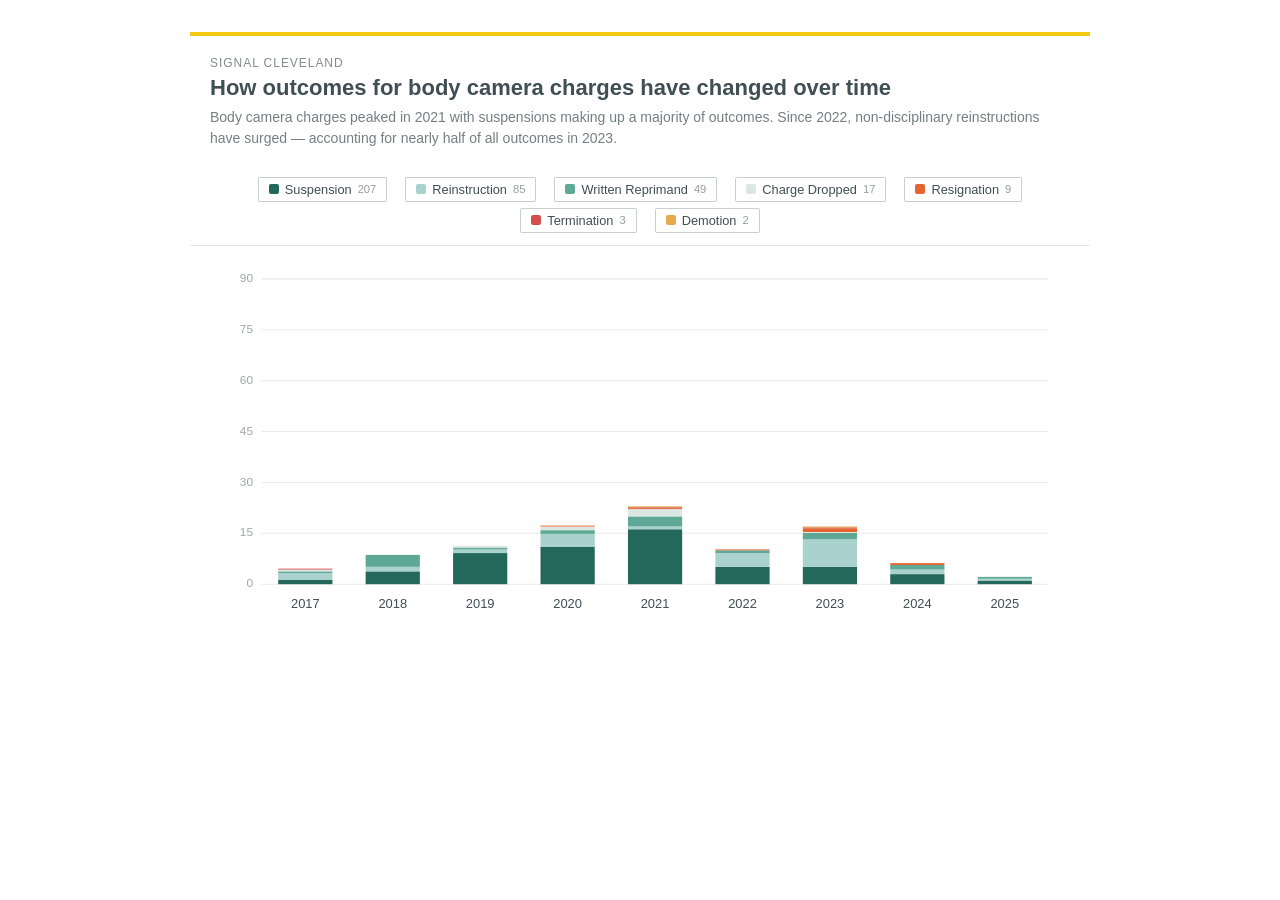
<file: index.html>
<!DOCTYPE html>
<html lang="en">
<head>
<meta charset="UTF-8">
<meta http-equiv="refresh" content="0; url=wcs_outcomes.html">
<title>WCS Charge Outcomes Over Time</title>
</head>
<body>
<p>Redirecting to <a href="wcs_outcomes.html">wcs_outcomes.html</a>…</p>
</body>
</html>
</file>
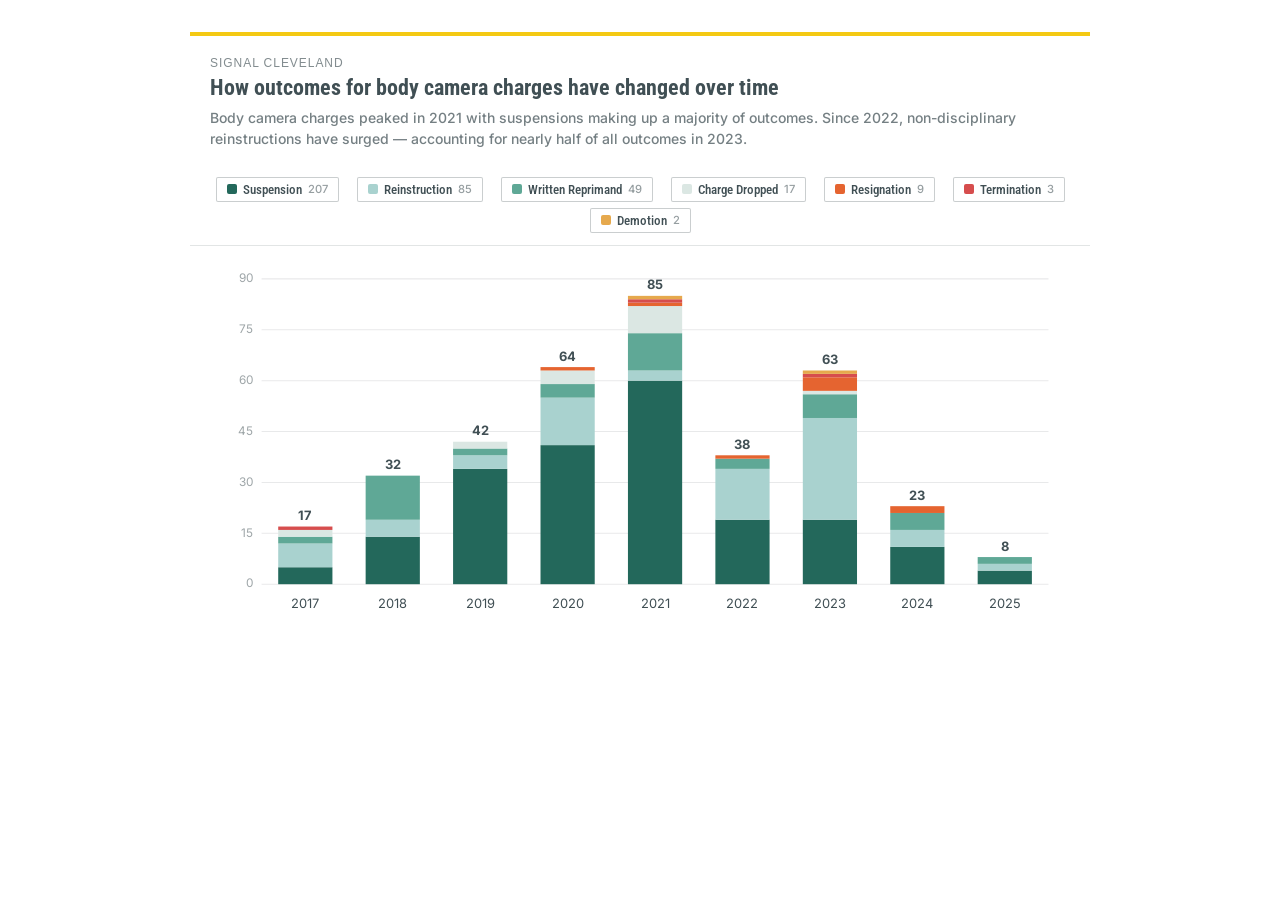
<file: wcs_outcomes.html>
<!DOCTYPE html>
<html lang="en">
<head>
  <meta charset="UTF-8" />
  <meta name="viewport" content="width=device-width, initial-scale=1.0" />
  <title>WCS Charge Outcomes Over Time</title>
  <link href="https://fonts.googleapis.com/css2?family=Roboto+Condensed:wght@400;500;600;700&family=Inter:wght@400;500;600&display=swap" rel="stylesheet" />
  <link rel="stylesheet" href="styles.css" />
</head>
<body>
  <div class="viz-container">
    <div class="viz-header">
      <div class="viz-kicker">Signal Cleveland</div>
      <div class="viz-heading">How outcomes for body camera charges have changed over time</div>
      <div class="viz-subheading">Body camera charges peaked in 2021 with suspensions making up a majority of outcomes. Since 2022, non-disciplinary reinstructions have surged — accounting for nearly half of all outcomes in 2023.</div>
    </div>
    <div class="legend" id="legend"></div>
    <div class="chart-area">
      <svg class="chart-svg" id="chart" viewBox="0 0 800 340" xmlns="http://www.w3.org/2000/svg"></svg>
    </div>
  </div>

  <!-- Tooltip lives outside the container so fixed positioning works cleanly -->
  <div class="bar-tooltip" id="tooltip"></div>

  <script>
    // Ordered largest-total-first (drawn at the base of the stack, smallest
    // on top) so the categories driving year-to-year variation are easiest to read.
    const CATEGORIES = [
      { key: "Suspension",       color: "#23685b" },
      { key: "Reinstruction",    color: "#a9d2cf" },
      { key: "Written Reprimand", color: "#5fa896" },
      { key: "Charge Dropped",   color: "#dbe7e3" },
      { key: "Resignation",      color: "#e56430" },
      { key: "Termination",      color: "#d64d4d" },
      { key: "Demotion",         color: "#e6a94d" },
    ];

    // Verbal Warning (1 case, 2023) folded into Reinstruction
    const DATA = [
      { year: 2017, "Termination": 1, "Resignation": 0, "Demotion": 0, "Suspension": 5,  "Written Reprimand": 2,  "Reinstruction": 7,  "Charge Dropped": 2 },
      { year: 2018, "Termination": 0, "Resignation": 0, "Demotion": 0, "Suspension": 14, "Written Reprimand": 13, "Reinstruction": 5,  "Charge Dropped": 0 },
      { year: 2019, "Termination": 0, "Resignation": 0, "Demotion": 0, "Suspension": 34, "Written Reprimand": 2,  "Reinstruction": 4,  "Charge Dropped": 2 },
      { year: 2020, "Termination": 0, "Resignation": 1, "Demotion": 0, "Suspension": 41, "Written Reprimand": 4,  "Reinstruction": 14, "Charge Dropped": 4 },
      { year: 2021, "Termination": 1, "Resignation": 1, "Demotion": 1, "Suspension": 60, "Written Reprimand": 11, "Reinstruction": 3,  "Charge Dropped": 8 },
      { year: 2022, "Termination": 0, "Resignation": 1, "Demotion": 0, "Suspension": 19, "Written Reprimand": 3,  "Reinstruction": 15, "Charge Dropped": 0 },
      { year: 2023, "Termination": 1, "Resignation": 4, "Demotion": 1, "Suspension": 19, "Written Reprimand": 7,  "Reinstruction": 30, "Charge Dropped": 1 },
      { year: 2024, "Termination": 0, "Resignation": 2, "Demotion": 0, "Suspension": 11, "Written Reprimand": 5,  "Reinstruction": 5,  "Charge Dropped": 0 },
      { year: 2025, "Termination": 0, "Resignation": 0, "Demotion": 0, "Suspension": 4,  "Written Reprimand": 2,  "Reinstruction": 2,  "Charge Dropped": 0 },
    ];

    const W = 800, H = 340;
    const m = { top: 12, right: 20, bottom: 44, left: 48 };
    const plotW = W - m.left - m.right;
    const plotH = H - m.top - m.bottom;
    const MAX_Y = 90;
    const Y_TICKS = [0, 15, 30, 45, 60, 75, 90];

    const ns = "http://www.w3.org/2000/svg";
    const svg = document.getElementById("chart");

    function svgEl(tag, attrs) {
      const e = document.createElementNS(ns, tag);
      if (attrs) Object.entries(attrs).forEach(([k, v]) => e.setAttribute(k, v));
      return e;
    }

    const n = DATA.length;
    const groupW = plotW / n;
    const barW = groupW * 0.62;

    function xCenter(i) { return m.left + i * groupW + groupW / 2; }
    function yPx(v)      { return m.top + plotH - (v / MAX_Y) * plotH; }

    // Gridlines + Y tick labels
    Y_TICKS.forEach(tick => {
      const y = yPx(tick);
      svg.appendChild(svgEl("line", {
        class: "gridline",
        x1: m.left, x2: m.left + plotW,
        y1: y, y2: y,
      }));
      const label = svgEl("text", {
        class: "ytick",
        x: m.left - 8, y,
        "text-anchor": "end",
        "dominant-baseline": "middle",
      });
      label.textContent = tick;
      svg.appendChild(label);
    });

    // Tooltip
    const tooltip = document.getElementById("tooltip");

    // Bars
    DATA.forEach((d, i) => {
      const cx = xCenter(i);
      const x = cx - barW / 2;
      const total = CATEGORIES.reduce((s, c) => s + (d[c.key] || 0), 0);

      let cumY = 0;
      CATEGORIES.forEach(({ key, color }) => {
        const val = d[key] || 0;
        if (val === 0) return;
        const barH = (val / MAX_Y) * plotH;
        const y = yPx(cumY + val);

        const rect = svgEl("rect", {
          class: "seg",
          x, y,
          width: barW,
          height: barH,
          fill: color,
        });
        rect.dataset.cat = key;
        rect.dataset.group = key;
        rect.dataset.finalY = y;
        rect.dataset.finalHeight = barH;

        rect.addEventListener("mouseenter", () => {
          tooltip.innerHTML =
            `<span class="tt-title">${d.year} — ${key}</span>` +
            `<span class="tt-total">Total that year: ${total}</span>` +
            `<div class="tt-row">` +
              `<span class="tt-bar-swatch" style="background:${color}"></span>` +
              `<span class="tt-label">${key}</span>` +
              `<span class="tt-count">${val} case${val !== 1 ? "s" : ""}</span>` +
            `</div>`;
          tooltip.classList.add("visible");
        });
        rect.addEventListener("mousemove", e => {
          tooltip.style.left = (e.clientX + 14) + "px";
          tooltip.style.top  = (e.clientY - 36) + "px";
        });
        rect.addEventListener("mouseleave", () => {
          tooltip.classList.remove("visible");
        });

        svg.appendChild(rect);
        cumY += val;
      });

      // Total label above the stack
      const totalLabel = svgEl("text", {
        class: "col-total",
        x: cx,
        y: yPx(cumY) - 6,
        "text-anchor": "middle",
      });
      totalLabel.textContent = total;
      svg.appendChild(totalLabel);

      // X axis year label
      const label = svgEl("text", {
        class: "axis-text",
        x: cx,
        y: yPx(0) + 13,
        "text-anchor": "middle",
        "dominant-baseline": "hanging",
      });
      label.textContent = d.year;
      svg.appendChild(label);
    });

    // Legend (clickable filter)
    const legendEl = document.getElementById("legend");
    let activeFilter = null;

    CATEGORIES.forEach(({ key, color }) => {
      const total = DATA.reduce((sum, d) => sum + (d[key] || 0), 0);
      const chip = document.createElement("div");
      chip.className = "legend-chip";
      chip.dataset.key = key;
      chip.style.setProperty("--chip-color", color);
      chip.innerHTML = `<span class="lg-dot" style="background:${color}"></span>${key}<span class="lg-count">${total}</span>`;
      chip.addEventListener("click", () => {
        activeFilter === key ? clearFilter() : setFilter(key);
      });
      legendEl.appendChild(chip);
    });

    function setFilter(key) {
      activeFilter = key;
      legendEl.querySelectorAll(".legend-chip").forEach(chip => {
        const isActive = chip.dataset.key === key;
        chip.classList.toggle("solo", isActive);
        chip.classList.toggle("muted", !isActive);
      });
      svg.querySelectorAll(".seg").forEach(r => {
        r.classList.toggle("dim", r.dataset.cat !== key);
      });
    }

    function clearFilter() {
      activeFilter = null;
      legendEl.querySelectorAll(".legend-chip").forEach(chip => {
        chip.classList.remove("solo", "muted");
      });
      svg.querySelectorAll(".seg").forEach(r => r.classList.remove("dim"));
    }

    // ── Bar entrance animation ──────────────────────────────────
    const STAGGER_ORDER  = CATEGORIES.map(c => c.key);
    const STAGGER_STEP   = 0;   // ms delay between each stacked layer starting
    const SEG_DURATION   = 700; // ms duration of each segment's own grow-in
    const TOTAL_DURATION = STAGGER_STEP * (STAGGER_ORDER.length - 1) + SEG_DURATION + 250;
    const ease = t => 1 - Math.pow(1 - t, 3);
    let animGen = 0;

    function hideBars() {
      const baseline = yPx(0);
      svg.querySelectorAll(".seg").forEach(rect => {
        rect.setAttribute("y", baseline);
        rect.setAttribute("height", 0);
      });
      svg.querySelectorAll(".col-total").forEach(l => l.setAttribute("opacity", "0"));
    }

    function animateBars() {
      const gen = ++animGen;
      const baseline = yPx(0);
      const start = performance.now();

      svg.querySelectorAll(".seg").forEach(rect => {
        const finalY = parseFloat(rect.dataset.finalY);
        const finalH = parseFloat(rect.dataset.finalHeight);
        const delay  = STAGGER_ORDER.indexOf(rect.dataset.group) * STAGGER_STEP;
        rect.setAttribute("y", baseline);
        rect.setAttribute("height", 0);
        function frame(now) {
          if (gen !== animGen) return;
          const elapsed = now - start - delay;
          if (elapsed < 0) { requestAnimationFrame(frame); return; }
          const t = Math.min(elapsed / SEG_DURATION, 1);
          const e = ease(t);
          rect.setAttribute("height", Math.max(finalH * e, 0));
          rect.setAttribute("y", baseline + (finalY - baseline) * e);
          if (t < 1) requestAnimationFrame(frame);
        }
        requestAnimationFrame(frame);
      });

      const totals = Array.from(svg.querySelectorAll(".col-total"));
      totals.forEach(l => l.setAttribute("opacity", "0"));
      const labelStart = 0.75;
      function labelFrame(now) {
        if (gen !== animGen) return;
        const t = Math.min((now - start) / TOTAL_DURATION, 1);
        const op = Math.max(0, Math.min(1, (t - labelStart) / (1 - labelStart)));
        totals.forEach(l => l.setAttribute("opacity", op));
        if (t < 1) requestAnimationFrame(labelFrame);
      }
      requestAnimationFrame(labelFrame);
    }

    const chartAreaSentinel = document.createElement("div");
    chartAreaSentinel.style.cssText = "position:absolute;bottom:0;left:0;width:1px;height:1px;pointer-events:none;";
    document.querySelector(".chart-area").appendChild(chartAreaSentinel);

    let chartAnimated = false;
    const barObserver = new IntersectionObserver(entries => {
      if (entries[0].isIntersecting && !chartAnimated) {
        chartAnimated = true;
        animateBars();
      }
    }, { threshold: 0 });

    hideBars();
    barObserver.observe(chartAreaSentinel);
  </script>
  <script>
    /* Auto-height embed messaging (self-contained replacement for pym.js — NPR CDN retired) */
    (function () {
      function postHeight() {
        var el = document.querySelector('.viz-container');
        var h = el ? Math.ceil(el.getBoundingClientRect().bottom + 32) : document.body.scrollHeight;
        window.parent.postMessage({ type: 'embed-height', height: h }, '*');
      }
      window.addEventListener('load', postHeight);
      window.addEventListener('resize', postHeight);
      setInterval(postHeight, 500);
    })();
  </script>
</body>
</html>
</file>
<file: styles.css>
*, *::before, *::after { box-sizing: border-box; margin: 0; padding: 0; }

body {
  background: transparent;
  font-family: 'Roboto Condensed', 'Arial Narrow', sans-serif;
  display: flex;
  align-items: flex-start;
  justify-content: center;
  padding: 32px 16px;
}

.viz-container {
  width: 100%;
  max-width: 900px;
  background: transparent;
  overflow: hidden;
}

.viz-container::before {
  content: '';
  display: block;
  height: 4px;
  background: #F4C913;
  width: 100%;
}

/* Viz header */
.viz-header {
  padding: 20px 20px 16px;
}

.viz-kicker {
  font-family: 'Gotham', 'Gotham Medium', sans-serif;
  font-weight: 500;
  font-size: 12px;
  color: #404F54;
  opacity: 0.65;
  text-transform: uppercase;
  letter-spacing: 0.08em;
  margin-bottom: 4px;
}

.viz-heading {
  font-family: 'Roboto Condensed', 'Arial Narrow', sans-serif;
  font-size: 22px;
  font-weight: 700;
  color: #404F54;
  line-height: 1.3;
  margin-bottom: 4px;
}

.viz-subheading {
  font-family: 'Inter', Arial, sans-serif;
  font-size: 14px;
  font-weight: 500;
  color: #404F54;
  opacity: 0.72;
  line-height: 1.5;
}

/* Toggle bar */
.toggle-bar {
  padding: 10px 20px;
  display: flex;
  align-items: center;
  gap: 6px;
  flex-wrap: wrap;
  background: transparent;
}

.toggle-label {
  font-size: 0.75rem;
  font-family: 'Inter', Arial, sans-serif;
  font-weight: 600;
  letter-spacing: 0.1em;
  text-transform: uppercase;
  color: #404F54;
  margin-right: 4px;
  white-space: nowrap;
}

.toggle-btn {
  font-family: 'Roboto Condensed', 'Arial Narrow', sans-serif;
  font-size: 0.85rem;
  font-weight: 500;
  padding: 6px 14px;
  border-radius: 2px;
  border: 1px solid #ccd8db;
  background: #fff;
  cursor: pointer;
  transition: all 0.12s;
  color: #404F54;
  white-space: nowrap;
  display: flex;
  align-items: center;
  gap: 5px;
}

.toggle-btn:hover { border-color: #23685b; }
.toggle-btn.active { color: white; border-color: transparent; background: #23685b; }
.toggle-btn .dot {
  width: 7px; height: 7px;
  border-radius: 50%;
  background: currentColor;
  opacity: 0.85;
  flex-shrink: 0;
}
.toggle-btn.active .dot { background: rgba(255,255,255,0.8); }

/* Chart header with back button */
.chart-header {
  padding: 10px 20px 0;
  display: flex;
  align-items: center;
  gap: 10px;
  min-height: 0;
}
.chart-header:empty, .chart-header:not(.visible) { padding: 0; }
.chart-header.visible { padding: 10px 20px 0; }

.back-btn {
  font-family: 'Roboto Condensed', 'Arial Narrow', sans-serif;
  font-size: 0.72rem;
  font-weight: 600;
  letter-spacing: 0.07em;
  text-transform: uppercase;
  color: #404F54;
  background: #ffffff;
  border: 1px solid #404F54;
  padding: 5px 12px;
  cursor: pointer;
  transition: all 0.15s;
  display: none;
}

.chart-header-text {
  display: flex;
  flex-direction: column;
  gap: 1px;
}

.chart-title {
  font-family: 'Roboto Condensed', 'Arial Narrow', sans-serif;
  font-weight: 700;
  font-size: 0.96rem;
  color: #404F54;
}

.chart-subtitle {
  font-family: 'Roboto Condensed', 'Arial Narrow', sans-serif;
  font-size: 0.8rem;
  font-weight: 400;
  color: #404F54;
  opacity: 0.55;
}

/* Chart area */
.chart-area {
  padding: 20px 20px 12px;
  position: relative;
}

/* Bar rows (div-based horizontal bars) */
.bar-row { margin-bottom: 6px; cursor: default; }
.bar-row.clickable { cursor: pointer; }
.bar-row.clickable:hover .bar-track { box-shadow: 0 1px 6px rgba(0,0,0,0.1); }

.bar-row-label {
  font-family: 'Roboto Condensed', 'Arial Narrow', sans-serif;
  font-size: 0.82rem;
  font-weight: 600;
  color: #404F54;
  margin-bottom: 3px;
  display: flex;
  align-items: baseline;
  gap: 8px;
}

.bar-row-label .count-label {
  font-family: 'Inter', Arial, sans-serif;
  font-weight: 400;
  font-size: 0.72rem;
  color: #404F54;
  opacity: 0.6;
}

.bar-track {
  position: relative;
  height: 28px;
  background: rgba(64,79,84,0.06);
  border-radius: 2px;
  overflow: hidden;
}

.bar-fill {
  position: absolute;
  top: 0; left: 0;
  height: 100%;
  border-radius: 2px;
  transition: width 0.45s cubic-bezier(0.25, 0.46, 0.45, 0.94), opacity 0.2s ease;
}

.bar-row:hover .bar-fill { opacity: 0.95; }

.bar-pct {
  position: absolute;
  right: 8px;
  top: 50%;
  transform: translateY(-50%);
  font-family: 'Inter', Arial, sans-serif;
  font-size: 0.72rem;
  font-weight: 600;
  color: #fff;
  pointer-events: none;
  text-shadow: 0 1px 2px rgba(0,0,0,0.2);
}

.bar-pct.outside {
  color: #404F54;
  text-shadow: none;
  right: auto;
  left: calc(var(--bar-width) + 8px);
}

.bar-segment {
  position: absolute;
  top: 0;
  height: 100%;
  transition: opacity 0.15s;
}
.bar-segment:hover { opacity: 0.92; }

/* Tooltip */
.bar-tooltip {
  position: fixed;
  pointer-events: none;
  background: #404F54;
  color: #fff;
font-family: 'Inter', Arial, sans-serif;
  font-size: 0.75rem;
  line-height: 1.5;
  padding: 12px 16px;
  border-radius: 2px;
  max-width: 280px;
  min-width: 180px;
  opacity: 0;
  transition: opacity 0.15s;
  z-index: 999;
  box-shadow: 0 4px 16px rgba(0,0,0,0.18);
  white-space: nowrap;
}
.bar-tooltip.visible { opacity: 1; }

.bar-tooltip .tt-title {
  font-family: 'Inter', Arial, sans-serif;
  font-weight: 700;
  font-size: 13px;
  display: block;
  margin-bottom: 2px;
}

.bar-tooltip .tt-total {
  font-family: 'Inter', Arial, sans-serif;
    font-size: 0.68rem;
  opacity: 0.55;
  display: block;
  padding-bottom: 6px;
  margin-bottom: 6px;
  border-bottom: 1px solid rgba(255,255,255,0.15);
}

.bar-tooltip .tt-row {
  display: flex;
  align-items: center;
  gap: 7px;
  margin-top: 3px;
}

.bar-tooltip .tt-bar-swatch {
  width: 9px; height: 9px;
  border-radius: 2px;
  flex-shrink: 0;
}

.bar-tooltip .tt-label { flex: 1; font-size: 0.72rem; }
.bar-tooltip .tt-count { font-size: 0.72rem; font-weight: 600; }



/* === WCS stacked bar chart (SVG) === */
.chart-svg {
  width: 100%;
  display: block;
  overflow: visible;
}

.axis-text {
  font-family: 'Inter', Arial, sans-serif;
  font-size: 12px;
  fill: #404F54;
}

.ytick {
  font-family: 'Inter', Arial, sans-serif;
  font-size: 11px;
  fill: #404F54;
  opacity: 0.5;
}

.gridline {
  stroke: #404F54;
  stroke-opacity: 0.12;
  stroke-width: 1;
}

.col-total {
  font-family: 'Inter', Arial, sans-serif;
  font-weight: 700;
  font-size: 12px;
  fill: #404F54;
}

.seg {
  transition: opacity 0.1s;
}

.seg:hover {
  opacity: 0.82;
  cursor: crosshair;
}

.seg.dim { opacity: 0.06; }

.legend {
  display: flex;
  flex-wrap: wrap;
  justify-content: center;
  gap: 6px 18px;
  padding: 12px 20px;
  border-bottom: 1px solid rgba(64, 79, 84, 0.15);
}

.legend-chip {
  display: inline-flex;
  align-items: center;
  gap: 6px;
  font-family: 'Roboto Condensed', 'Arial Narrow', sans-serif;
  font-size: 0.8rem;
  font-weight: 500;
  color: #404F54;
  background: #fff;
  border: 1px solid rgba(64,79,84,0.28);
  border-radius: 2px;
  padding: 4px 10px;
  cursor: pointer;
  transition: all 0.12s;
}

.legend-chip:hover { border-color: #23685b; }

.legend-chip .lg-dot {
  width: 10px;
  height: 10px;
  border-radius: 2px;
  flex-shrink: 0;
}

.legend-chip .lg-count {
  font-family: 'Inter', Arial, sans-serif;
  font-size: 0.7rem;
  opacity: 0.55;
  font-weight: 500;
}

.legend-chip.muted { opacity: 0.4; }
.legend-chip.solo {
  background: var(--chip-color, #404F54);
  color: #fff;
  border-color: transparent;
}
.legend-chip.solo .lg-dot { background: rgba(255,255,255,0.8) !important; }
.legend-chip.solo .lg-count { opacity: 0.85; }

.viz-note {
  font-size: 12px;
  font-family: 'Inter', Arial, sans-serif;
  font-weight: 500;
  color: #404F54;
  opacity: 0.55;
  line-height: 1.4;
  padding: 8px 20px;
}

.viz-source {
  font-family: 'Inter', Arial, sans-serif;
  font-size: 11px;
  color: #404F54;
  opacity: 0.5;
  padding: 10px 20px 20px;
  line-height: 1.5;
}
</file>
